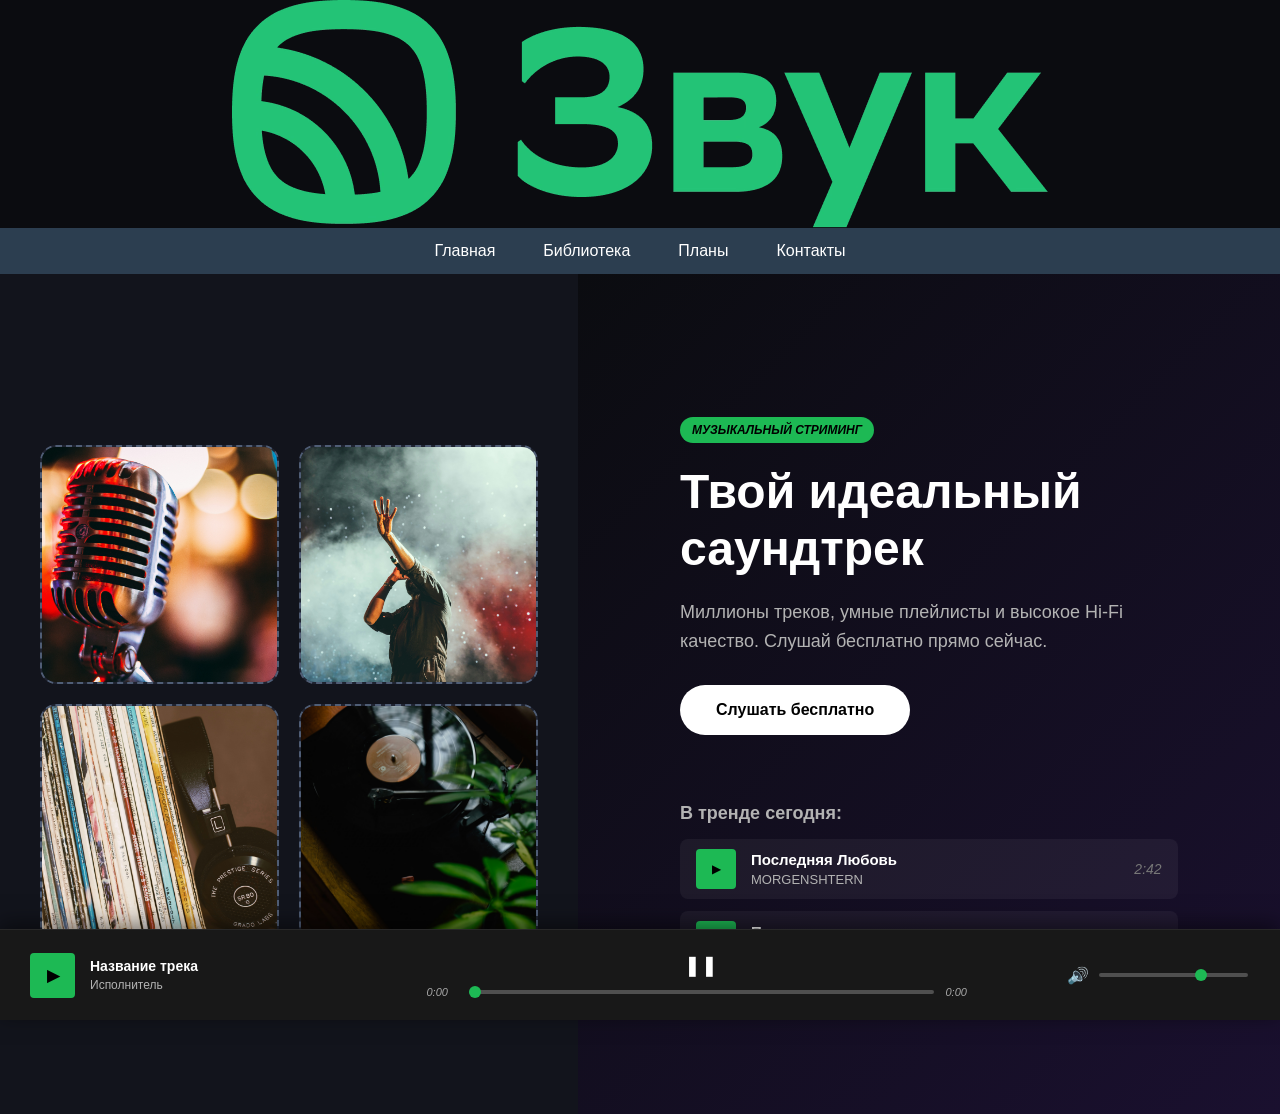
<file: index.html>
<!doctype html>
<html lang="en">
  <head>
    <meta charset="UTF-8" />
    <meta name="viewport" content="width=device-width, initial-scale=1.0" />
    <title>Document</title>
    <link rel="stylesheet" href="./static/styles/style.css" />
    <link rel="stylesheet" href="./static/styles/styleindex.css" />
    
  </head>
  <body>
    <img
      id="logo"
      src="./static/images/Zvuk_logo_green.webp"
      alt="Изображение кулинарного сайта"
    />


  <nav>
    <ul>
        <li><a href="#">Главная</a></li>
        <li><a href="library.html">Библиотека</a></li>
        <li><a href="plans.html">Планы</a></li>
        <li><a href="ContactInformation.html">Контакты</a></li>
    </ul>
</nav>

<!-- левая часть -->
<header class="hero-split-container">
    <div class="hero-left-gallery">
        <div class="gallery-grid">
            <div class="gallery-item item-1">
                <img src="static/images/micro.jpg" alt="">
            </div>

            <div class="gallery-item item-2">
                <img src="static/images/austin-neill-hgO1wFPXl3I-unsplash.jpg" alt="">
            </div>

            <div class="gallery-item item-3">
                <img src="static/images/blocks-T3mKJXfdims-unsplash.jpg" alt="">
            </div>

            <div class="gallery-item item-4">
              <img src="static/images/kevin-mccutcheon-TcSckNRL9J8-unsplash.jpg" alt="">
            </div>
        </div>
    </div>


    <!-- правая часть -->
    <div class="hero-right-music">
        <div class="hero-text">
            <span class="badge">Музыкальный стриминг</span>
            <h1>Твой идеальный саундтрек</h1>
            <p>Миллионы треков, умные плейлисты и высокое Hi-Fi качество. Слушай бесплатно прямо сейчас.</p>
            <a href="#" class="btn-listen">Слушать бесплатно</a>
        </div>

        <div class="mini-player-section">
            <h3>В тренде сегодня:</h3>
            
            
            <audio id="global-audio"></audio>

            <div class="track-list">
                <!-- Трек 1 (Моргенштерн) -->
                <div class="track-item" data-src="./static/music/Morgenshtern - Последняя Любовь.mp3">
                <div class="track-cover-stub">▶</div>
                <div class="track-details">
                    <h4>Последняя Любовь</h4>
                    <p>MORGENSHTERN</p>
                </div>
                
                <span class="track-time">--:--</span>
            </div>

            <!-- Трек 2 -->
            <div class="track-item" data-src="./static/music/Morgenshtern - Повод.mp3">
                <div class="track-cover-stub">▶</div>
                <div class="track-details">
                    <h4>Повод</h4>
                    <p>MORGENSHTERN</p>
                </div>
                <span class="track-time">--:--</span>
            </div>
        </div>
            <script src="static/scripts/index.js"></script>
    </div>

    
<div id="bottom-player" class="bottom-player-panel">
    <div class="player-content">
        <div class="player-track-info">
            <div class="player-cover">▶</div>
            <div class="player-text">
                <h4 id="player-title">Название трека</h4>
                <p id="player-artist">Исполнитель</p>
            </div>
        </div>


        <div class="player-controls-block">
            <div class="player-buttons">
                <button id="player-play-btn" class="control-btn">❚❚</button>
            </div>
            
            <div class="progress-container">
                <span id="player-current-time" class="time-label">0:00</span>
                <input type="range" id="player-progress" min="0" max="100" value="0">
                <span id="player-total-time" class="time-label">0:00</span>
            </div>
        </div>

        
        <div class="player-volume-block">
            <span class="volume-icon">🔊</span>
            <input type="range" id="player-volume" min="0" max="100" value="70">
        </div>
    </div>
</div>


</header>



  </body>
</html>
</file>
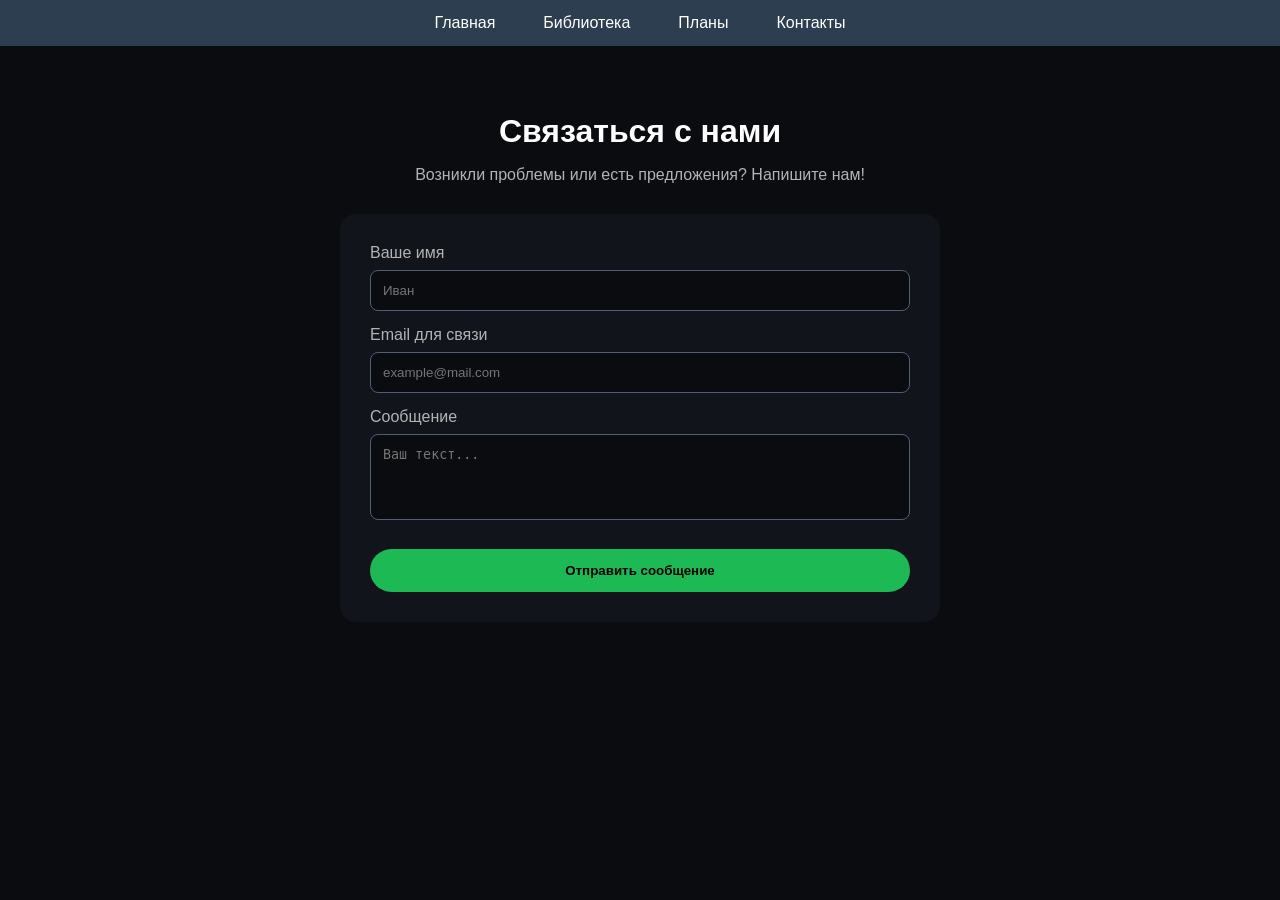
<file: ContactInformation.html>
<!doctype html>
<html lang="en">
  <head>
    <meta charset="UTF-8" />
    <meta name="viewport" content="width=device-width, initial-scale=1.0" />
    <title>Document</title>
    <link rel="stylesheet" href="./static/styles/style.css" />
  </head>
  <body>
    <nav>
      <ul>
        <li><a href="index.html">Главная</a></li>
        <li><a href="library.html">Библиотека</a></li>
        <li><a href="plans.html">Планы</a></li>
        <li><a href="#">Контакты</a></li>
      </ul>

      <main style="padding: 40px 4%; max-width: 600px; margin: 0 auto">
        <h1 style="font-size: 32px; margin-bottom: 12px; text-align: center">
          Связаться с нами
        </h1>
        <p style="color: #b3b3b3; text-align: center; margin-bottom: 30px">
          Возникли проблемы или есть предложения? Напишите нам!
        </p>

        <form
          style="
            display: flex;
            flex-direction: column;
            gap: 15px;
            background: #12141c;
            padding: 30px;
            border-radius: 16px;
          "
        >
          <div>
            <label style="display: block; margin-bottom: 8px; color: #b3b3b3"
              >Ваше имя</label
            >
            <input
              type="text"
              style="
                width: 100%;
                padding: 12px;
                background: #0b0c10;
                border: 1px solid #4f5d75;
                border-radius: 8px;
                color: #fff;
                box-sizing: border-box;
              "
              placeholder="Иван"
            />
          </div>

          <div>
            <label style="display: block; margin-bottom: 8px; color: #b3b3b3"
              >Email для связи</label
            >
            <input
              type="email"
              style="
                width: 100%;
                padding: 12px;
                background: #0b0c10;
                border: 1px solid #4f5d75;
                border-radius: 8px;
                color: #fff;
                box-sizing: border-box;
              "
              placeholder="example@mail.com"
            />
          </div>

          <div>
            <label style="display: block; margin-bottom: 8px; color: #b3b3b3"
              >Сообщение</label
            >
            <textarea
              rows="4"
              style="
                width: 100%;
                padding: 12px;
                background: #0b0c10;
                border: 1px solid #4f5d75;
                border-radius: 8px;
                color: #fff;
                box-sizing: border-box;
                resize: none;
              "
              placeholder="Ваш текст..."
            ></textarea>
          </div>

          <button
            type="button"
            style="
              background: #1db954;
              color: #000;
              padding: 14px;
              border: none;
              border-radius: 25px;
              font-weight: bold;
              cursor: pointer;
              margin-top: 10px;
            "
          >
            Отправить сообщение
          </button>
        </form>
      </main>
    </nav>
  </body>
</html>
</file>
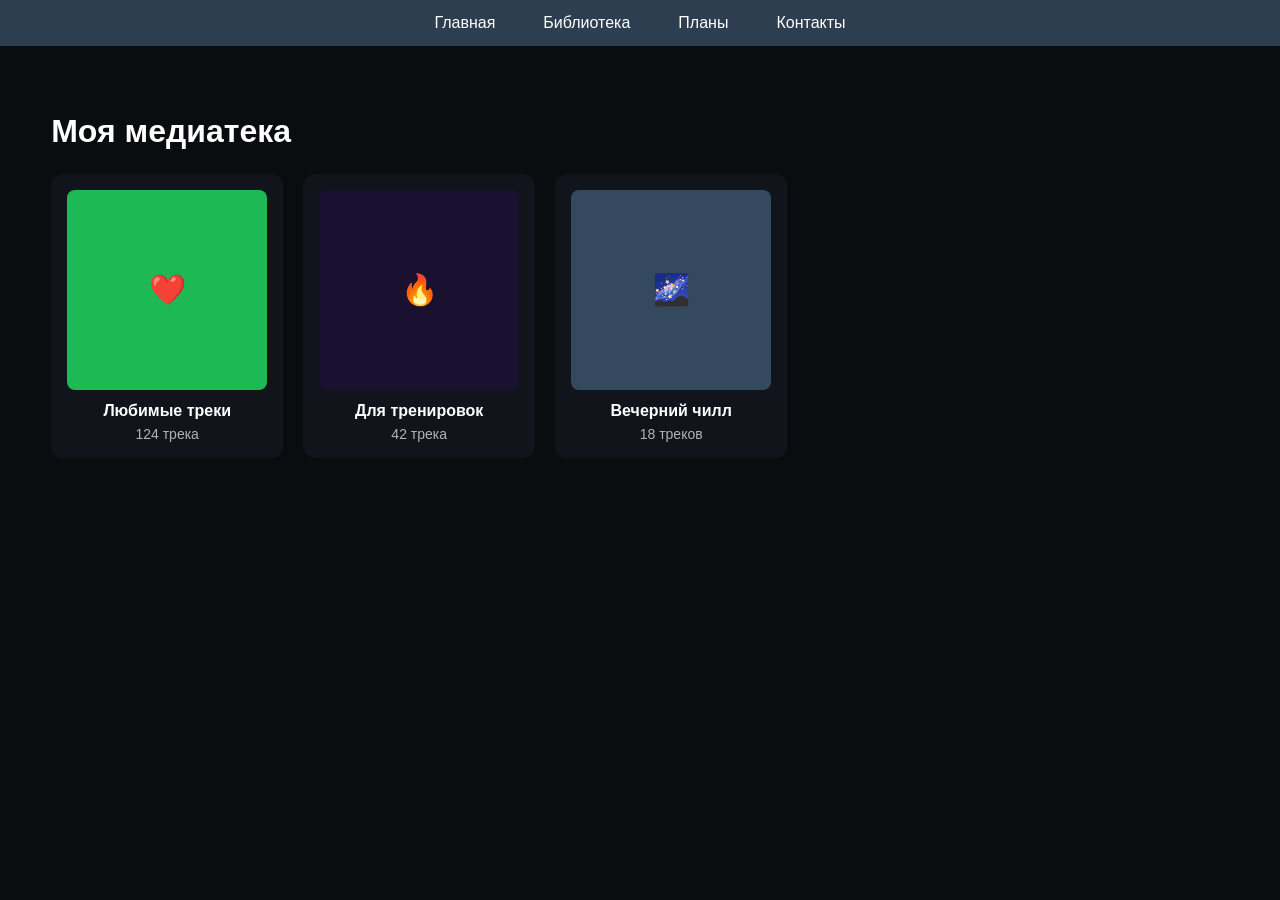
<file: library.html>
<!DOCTYPE html>
<html lang="en">
<head>
    <meta charset="UTF-8">
    <meta name="viewport" content="width=device-width, initial-scale=1.0">
    <title>Document</title>
    <link rel="stylesheet" href="./static/styles/style.css" />
</head>
<body>
    <nav>
    <ul>
        <li><a href="index.html">Главная</a></li>
        <li><a href="#">Библиотека</a></li>
        <li><a href="plans.html">Планы</a></li>
        <li><a href="ContactInformation.html">Контакты</a></li>
    </ul>

    <main style="padding: 40px 4%;">
    <h1 style="font-size: 32px; margin-bottom: 24px;">Моя медиатека</h1>
    
    <div style="display: flex; gap: 20px; flex-wrap: wrap;">
        
        <div style="background: #12141c; padding: 16px; border-radius: 12px; width: 200px; text-align: center;">
            <div style="width: 100%; aspect-ratio: 1/1; background: #1db954; border-radius: 8px; display: flex; align-items: center; justify-content: center; font-size: 30px; color: #000; margin-bottom: 12px;">❤️</div>
            <h3 style="margin: 0 0 6px 0; font-size: 16px;">Любимые треки</h3>
            <p style="margin: 0; color: #b3b3b3; font-size: 14px;">124 трека</p>
        </div>


        <div style="background: #12141c; padding: 16px; border-radius: 12px; width: 200px; text-align: center;">
            <div style="width: 100%; aspect-ratio: 1/1; background: #1a102f; border-radius: 8px; display: flex; align-items: center; justify-content: center; font-size: 30px; margin-bottom: 12px;">🔥</div>
            <h3 style="margin: 0 0 6px 0; font-size: 16px;">Для тренировок</h3>
            <p style="margin: 0; color: #b3b3b3; font-size: 14px;">42 трека</p>
        </div>

        <div style="background: #12141c; padding: 16px; border-radius: 12px; width: 200px; text-align: center;">
            <div style="width: 100%; aspect-ratio: 1/1; background: #34495e; border-radius: 8px; display: flex; align-items: center; justify-content: center; font-size: 30px; margin-bottom: 12px;">🌌</div>
            <h3 style="margin: 0 0 6px 0; font-size: 16px;">Вечерний чилл</h3>
            <p style="margin: 0; color: #b3b3b3; font-size: 14px;">18 треков</p>
        </div>

    </div>
</main>

</nav>
</body>
</html>
</file>
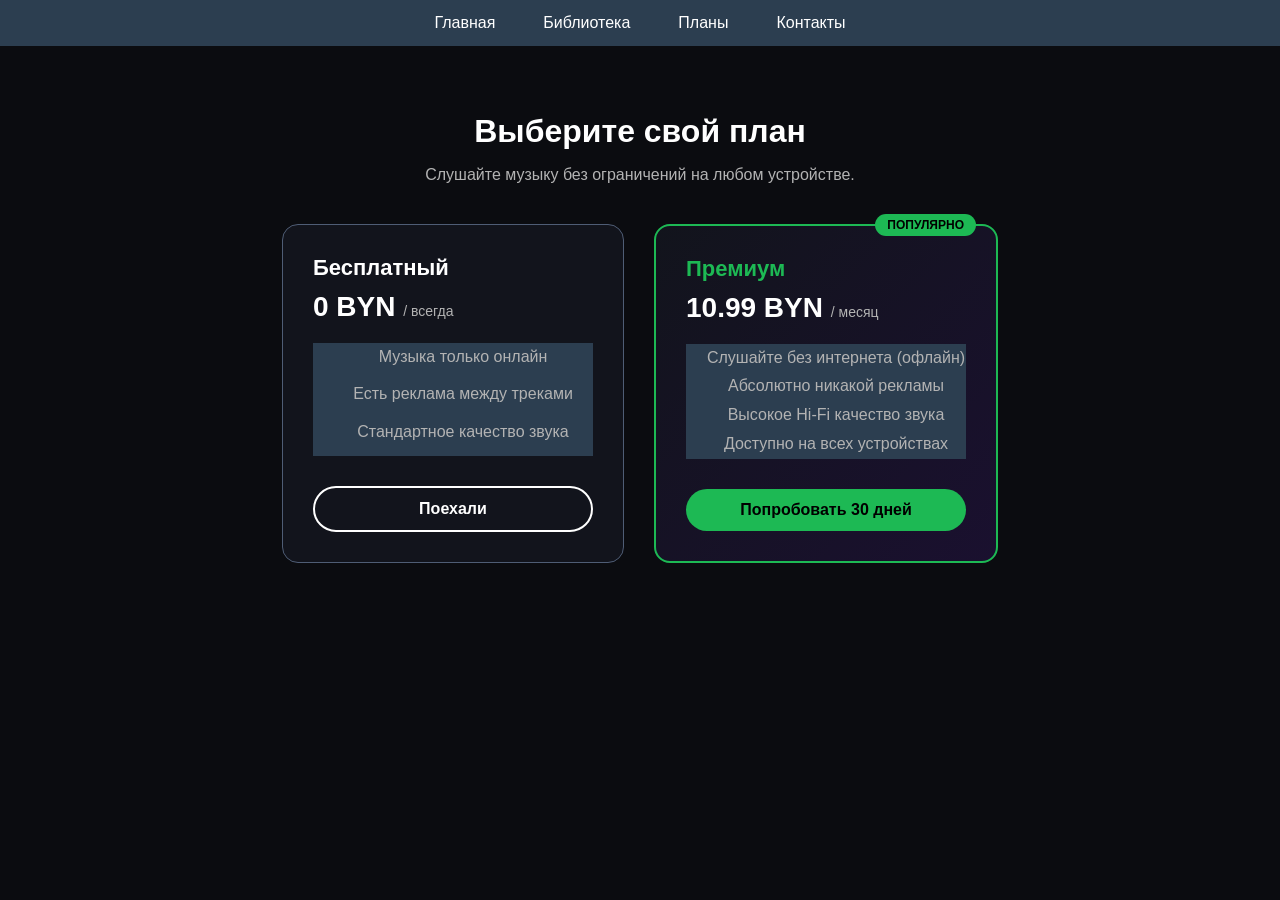
<file: plans.html>
<!DOCTYPE html>
<html lang="en">
<head>
    <meta charset="UTF-8">
    <meta name="viewport" content="width=device-width, initial-scale=1.0">
    <title>Document</title>
    <link rel="stylesheet" href="./static/styles/style.css" />
</head>
<body>
    <nav>
    <ul>
        <li><a href="index.html">Главная</a></li>
        <li><a href="library.html">Библиотека</a></li>
        <li><a href="#">Планы</a></li>
        <li><a href="ContactInformation.html">Контакты</a></li>
    </ul>

    <main style="padding: 40px 4%; text-align: center;">
    <h1 style="font-size: 32px; margin-bottom: 8px;">Выберите свой план</h1>
    <p style="color: #b3b3b3; margin-bottom: 40px;">Слушайте музыку без ограничений на любом устройстве.</p>
    

    <div style="display: flex; gap: 30px; justify-content: center; flex-wrap: wrap;">
        

        <div style="background: #12141c; border: 1px solid #4f5d75; padding: 30px; border-radius: 16px; width: 280px; text-align: left; display: flex; flex-direction: column;">
            <h3 style="margin: 0 0 10px 0; font-size: 22px;">Бесплатный</h3>
            <span style="font-size: 28px; font-weight: bold; margin-bottom: 20px;">0 BYN <span style="font-size: 14px; font-weight: normal; color: #b3b3b3;">/ всегда</span></span>
            <ul style="padding-left: 20px; color: #b3b3b3; line-height: 1.8; margin-bottom: 30px; flex-grow: 1;">
                <li>Музыка только онлайн</li>
                <li>Есть реклама между треками</li>
                <li>Стандартное качество звука</li>
            </ul>
            <a href="#" style="display: block; text-align: center; background: transparent; color: #fff; border: 2px solid #fff; padding: 12px; border-radius: 25px; text-decoration: none; font-weight: bold;">Поехали</a>
        </div>

  
        <div style="background: linear-gradient(135deg, #12141c 0%, #1a102f 100%); border: 2px solid #1db954; padding: 30px; border-radius: 16px; width: 280px; text-align: left; display: flex; flex-direction: column; position: relative;">
            <span style="position: absolute; top: -12px; right: 20px; background: #1db954; color: #000; padding: 4px 12px; font-size: 12px; font-weight: bold; border-radius: 12px;">ПОПУЛЯРНО</span>
            <h3 style="margin: 0 0 10px 0; font-size: 22px; color: #1db954;">Премиум</h3>
            <span style="font-size: 28px; font-weight: bold; margin-bottom: 20px;">10.99 BYN <span style="font-size: 14px; font-weight: normal; color: #b3b3b3;">/ месяц</span></span>
            <ul style="padding-left: 20px; color: #b3b3b3; line-height: 1.8; margin-bottom: 30px; flex-grow: 1;">
                <li>Слушайте без интернета (офлайн)</li>
                <li>Абсолютно никакой рекламы</li>
                <li>Высокое Hi-Fi качество звука</li>
                <li>Доступно на всех устройствах</li>
            </ul>
            <a href="#" style="display: block; text-align: center; background: #1db954; color: #000; padding: 12px; border-radius: 25px; text-decoration: none; font-weight: bold; transition: 0.2s;">Попробовать 30 дней</a>
        </div>

    </div>
</main>

</nav>
</body>
</html>
</file>
<file: static/styles/style.css>
/* Обнуляем стандартные отступы браузера для списка */
nav ul {
    list-style-type: none; /* Убираем маркеры (точки) списка */
    margin: 0;
    padding: 0;
    background-color: #2c3e50; /* Темный красивый фон для меню */
    display: flex; /* Выстраиваем элементы в одну линию */
    justify-content: center; /* Центрируем пункты меню */
    flex-wrap: wrap; /* Чтобы на смартфонах меню красиво переносилось */
}

/* Стили для каждого пункта меню */
nav li {
    margin: 0;
}

/* Стили для самих ссылок */
nav a {
    display: block; /* Растягиваем ссылку на всю область клика */
    color: #ffffff; /* Белый цвет текста */
    text-align: center;
    padding: 14px 24px; /* Внутренние отступы (высота и ширина кнопки) */
    text-decoration: none; /* Убираем стандартное подчеркивание ссылок */
    font-family: 'Segoe UI', Tahoma, Geneva, Verdana, sans-serif; /* Современный шрифт */
    font-size: 16px;
    font-weight: 500;
    transition: background-color 0.3s ease, color 0.3s ease; /* Плавный переход цвета при наведении */
}

/* Эффект при наведении курсора на ссылку */
nav a:hover {
    background-color: #34495e; /* Чуть более светлый фон */
    color: #1abc9c; /* Бирюзовый цвет текста */
}

/* Стиль для активной страницы (опционально, см. шаг 2) */
nav a.active {
    background-color: #1abc9c;
    color: #ffffff;
}


body {
    background-color: #0b0c10; /* Глубокий темный фон */
    color: #ffffff;
    font-family: 'Segoe UI', Roboto, sans-serif;
    margin: 0;
    padding: 0;
}
</file>
<file: static/styles/styleindex.css>
#logo {
    display: block;
    margin: 0 auto;     
}

span {
    font-style: italic;
}

.modificate {
    font-weight: bold;
}


/* Базовые настройки для всего сайта */


/* Главный контейнер, делящий экран 50/50 */
.hero-split-container {
    display: flex;
    min-height: calc(100vh - 60px); /* Занимает всю высоту экрана минус меню */
    width: 100%;
    box-sizing: border-box;
}

/* ==================== ЛЕВАЯ ЧАСТЬ (ГАЛЕРЕЯ) ==================== */
.hero-left-gallery {
    flex: 1; /* Занимает ровно половину ширины */
    background: #12141c;
    padding: 40px;
    display: flex;
    align-items: center;
    justify-content: center;
}

/* Сетка для картинок в виде стильного асимметричного коллажа */
.gallery-grid {
    display: grid;
    grid-template-columns: repeat(2, 1fr);
    gap: 20px;
    width: 100%;
    max-width: 500px;
    /* Убрали жесткую высоту height: 500px, чтобы сетка не деформировалась */
}

/* Стиль для каждого бокса под картинку */
.gallery-item {
    background-color: #1f2330; /* Фон заглушки */
    border-radius: 16px;
    border: 2px dashed #4f5d75; 
    display: flex;
    align-items: center;
    justify-content: center;
    color: #8892b0;
    font-size: 14px;
    transition: transform 0.3s ease, border-color 0.3s ease;
    overflow: hidden;
    
    /* Добавляем это свойство, чтобы ячейки были строго квадратными и равными */
    aspect-ratio: 1 / 1; 
}

.gallery-item:hover {
    transform: scale(1.03);
    border-color: #1db954; /* Зеленая подсветка при наведении */
}

/* Чтобы вставить сюда картинку в будущем, добавьте в CSS свойство background. Например: */
/* .item-1 { background: url('ваша_картинка.jpg') center/cover; } */


/* ==================== ПРАВАЯ ЧАСТЬ (МУЗЫКА) ==================== */
.hero-right-music {
    flex: 1; /* Занимает вторую половину ширины */
    padding: 60px 8%;
    display: flex;
    flex-direction: column;
    justify-content: center;
    background: linear-gradient(135deg, #0b0c10 0%, #1a102f 100%); /* Красивый фиолетовый отлив */
}

/* Текстовые стили */
.badge {
    background-color: #1db954; /* Фирменный зеленый (как у Spotify) */
    color: #000;
    padding: 6px 12px;
    font-size: 12px;
    font-weight: bold;
    text-transform: uppercase;
    border-radius: 20px;
    align-self: flex-start;
    margin-bottom: 20px;
    display: inline-block;
}

.hero-text h1 {
    font-size: 48px;
    margin: 0 0 20px 0;
    line-height: 1.2;
}

.hero-text p {
    font-size: 18px;
    color: #b3b3b3;
    line-height: 1.6;
    margin-bottom: 30px;
}

.btn-listen {
    display: inline-block;
    background-color: #ffffff;
    color: #000000;
    padding: 16px 36px;
    font-size: 16px;
    font-weight: bold;
    text-decoration: none;
    border-radius: 30px;
    transition: transform 0.2s, background-color 0.2s;
}

.btn-listen:hover {
    transform: scale(1.05);
    background-color: #1db954;
    color: #ffffff;
}

/* Список музыкальных треков */
.mini-player-section {
    margin-top: 50px;
}

.mini-player-section h3 {
    font-size: 18px;
    color: #b3b3b3;
    margin-bottom: 15px;
}

.track-list {
    display: flex;
    flex-direction: column;
    gap: 12px;
}

.track-item {
    display: flex;
    align-items: center;
    background-color: rgba(255, 255, 255, 0.05);
    padding: 10px 16px;
    border-radius: 8px;
    cursor: pointer;
    transition: background-color 0.2s;
}

.track-item:hover {
    background-color: rgba(255, 255, 255, 0.15);
}

/* Заглушка под квадратную обложку трека */
.track-cover-stub {
    width: 40px;
    height: 40px;
    background-color: #1db954;
    border-radius: 4px;
    display: flex;
    align-items: center;
    justify-content: center;
    font-size: 12px;
    color: #000;
    margin-right: 15px;
}

.track-details {
    flex: 1;
}

.track-details h4 {
    margin: 0 0 4px 0;
    font-size: 15px;
}

.track-details p {
    margin: 0;
    font-size: 13px;
    color: #b3b3b3;
}

.track-time {
    font-size: 14px;
    color: #777;
}



.gallery-item img {
    width: 100%;       
    height: 100%;      
    object-fit: cover; 
    display: block;    
}




.bottom-player-panel {
    position: fixed;
    bottom: -120px;
    left: 0;
    width: 100%;
    height: 90px;
    background-color: #181818;
    border-top: 1px solid #282828;
    box-shadow: 0 -5px 20px rgba(0, 0, 0, 0.5);
    transition: bottom 0.4s ease;
    z-index: 9999;
    color: #ffffff;
    font-family: sans-serif;
    display: flex;
    align-items: center;
}


.bottom-player-panel.active {
    bottom: 0;
}

.player-content {
    display: flex;
    align-items: center;
    justify-content: space-between;
    width: 100%;
    padding: 0 30px;
}


.player-track-info {
    display: flex;
    align-items: center;
    width: 25%;
}

.player-cover {
    width: 45px;
    height: 45px;
    background-color: #1db954;
    border-radius: 4px;
    display: flex;
    align-items: center;
    justify-content: center;
    color: #000;
    font-weight: bold;
    margin-right: 15px;
}

.player-text h4 {
    margin: 0 0 4px 0;
    font-size: 14px;
}

.player-text p {
    margin: 0;
    font-size: 12px;
    color: #b3b3b3;
}


.player-controls-block {
    display: flex;
    flex-direction: column;
    align-items: center;
    width: 45%;
    gap: 8px;
}

.control-btn {
    background: none;
    border: none;
    color: #ffffff;
    font-size: 20px;
    cursor: pointer;
    transition: transform 0.2s;
}

.control-btn:hover {
    transform: scale(1.1);
}

.progress-container {
    display: flex;
    align-items: center;
    width: 100%;
    gap: 10px;
}

.time-label {
    font-size: 11px;
    color: #a7a7a7;
    min-width: 30px;
}

/* Стилизация ползунков*/
input[type="range"] {
    flex: 1;
    -webkit-appearance: none;
    appearance: none;
    background: #4f4f4f;
    height: 4px;
    border-radius: 2px;
    outline: none;
    cursor: pointer;
}

input[type="range"]::-webkit-slider-thumb {
    -webkit-appearance: none;
    background: #1db954;
    width: 12px;
    height: 12px;
    border-radius: 50%;
    transition: transform 0.1s;
}

input[type="range"]:hover::-webkit-slider-thumb {
    transform: scale(1.2);
}

/* Громкость */
.player-volume-block {
    display: flex;
    align-items: center;
    gap: 10px;
    width: 20px;
    width: 15%;
    justify-content: flex-end;
}
</file>
